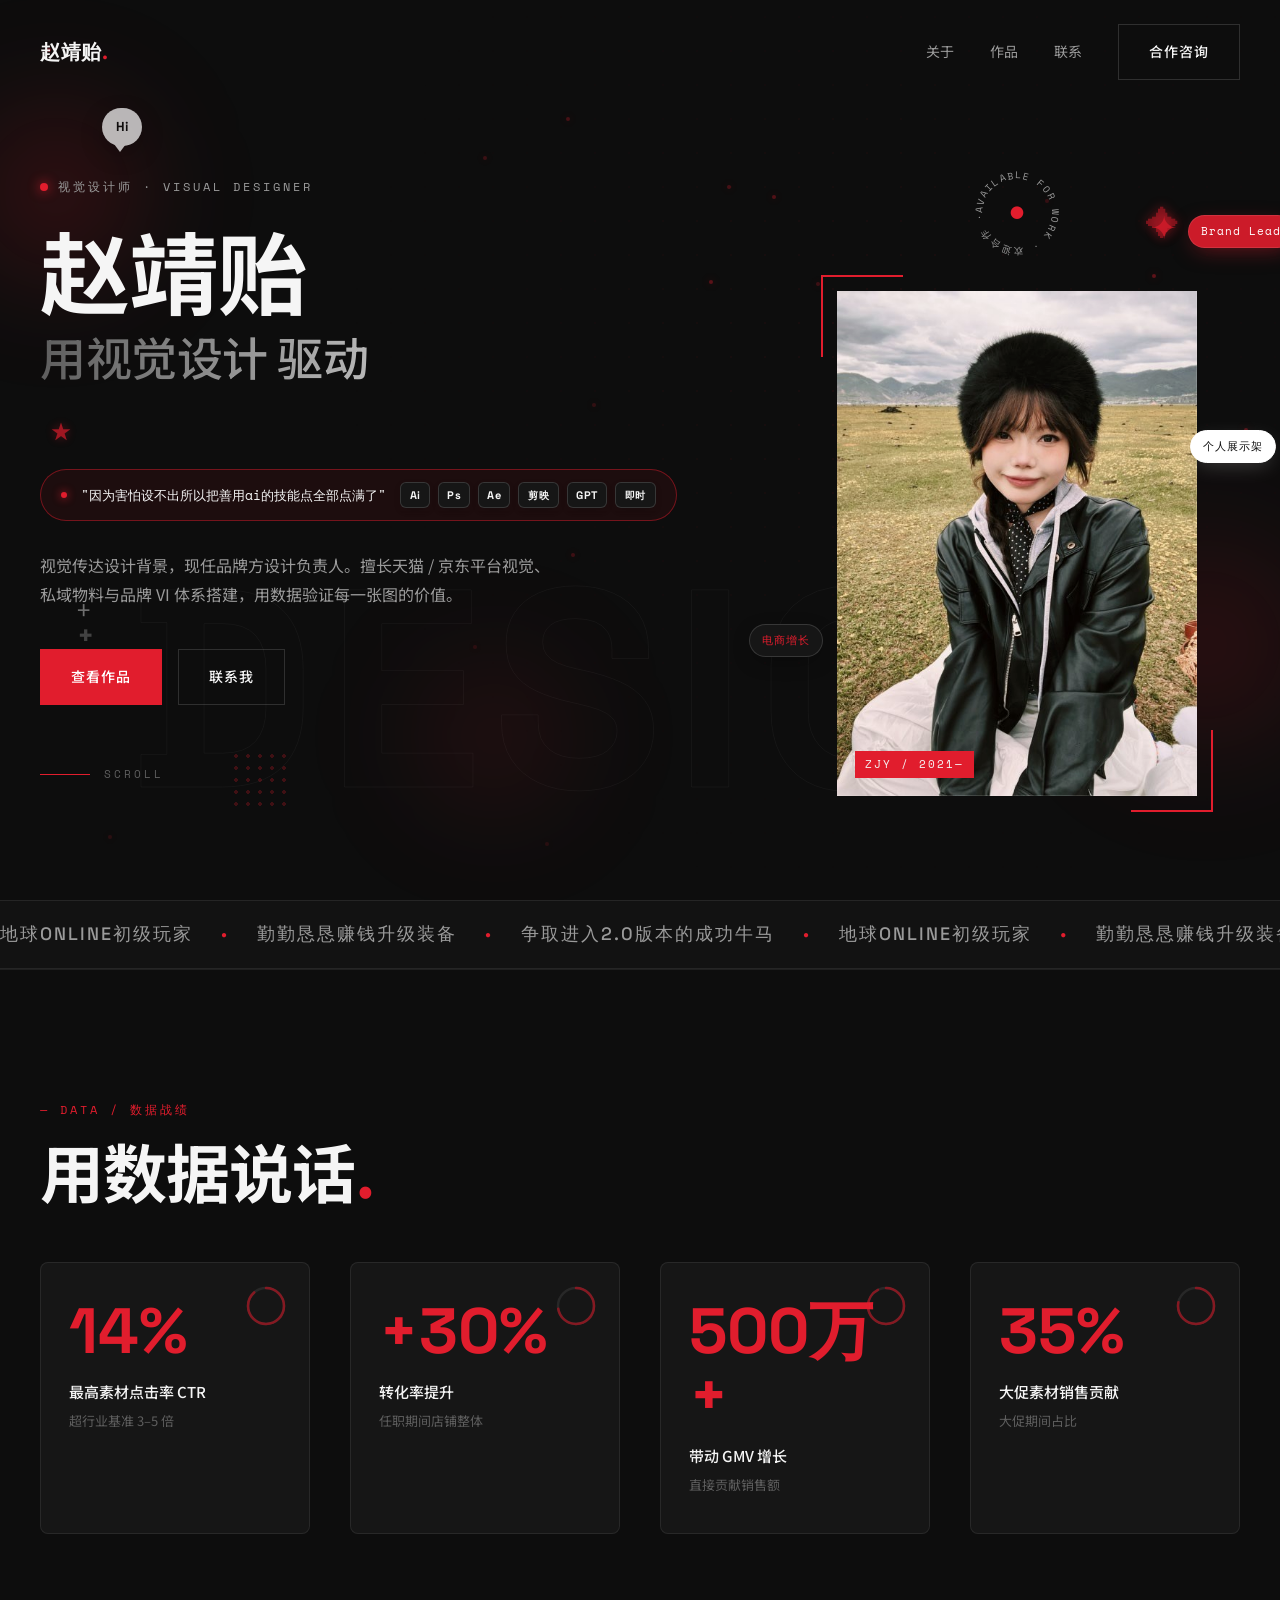
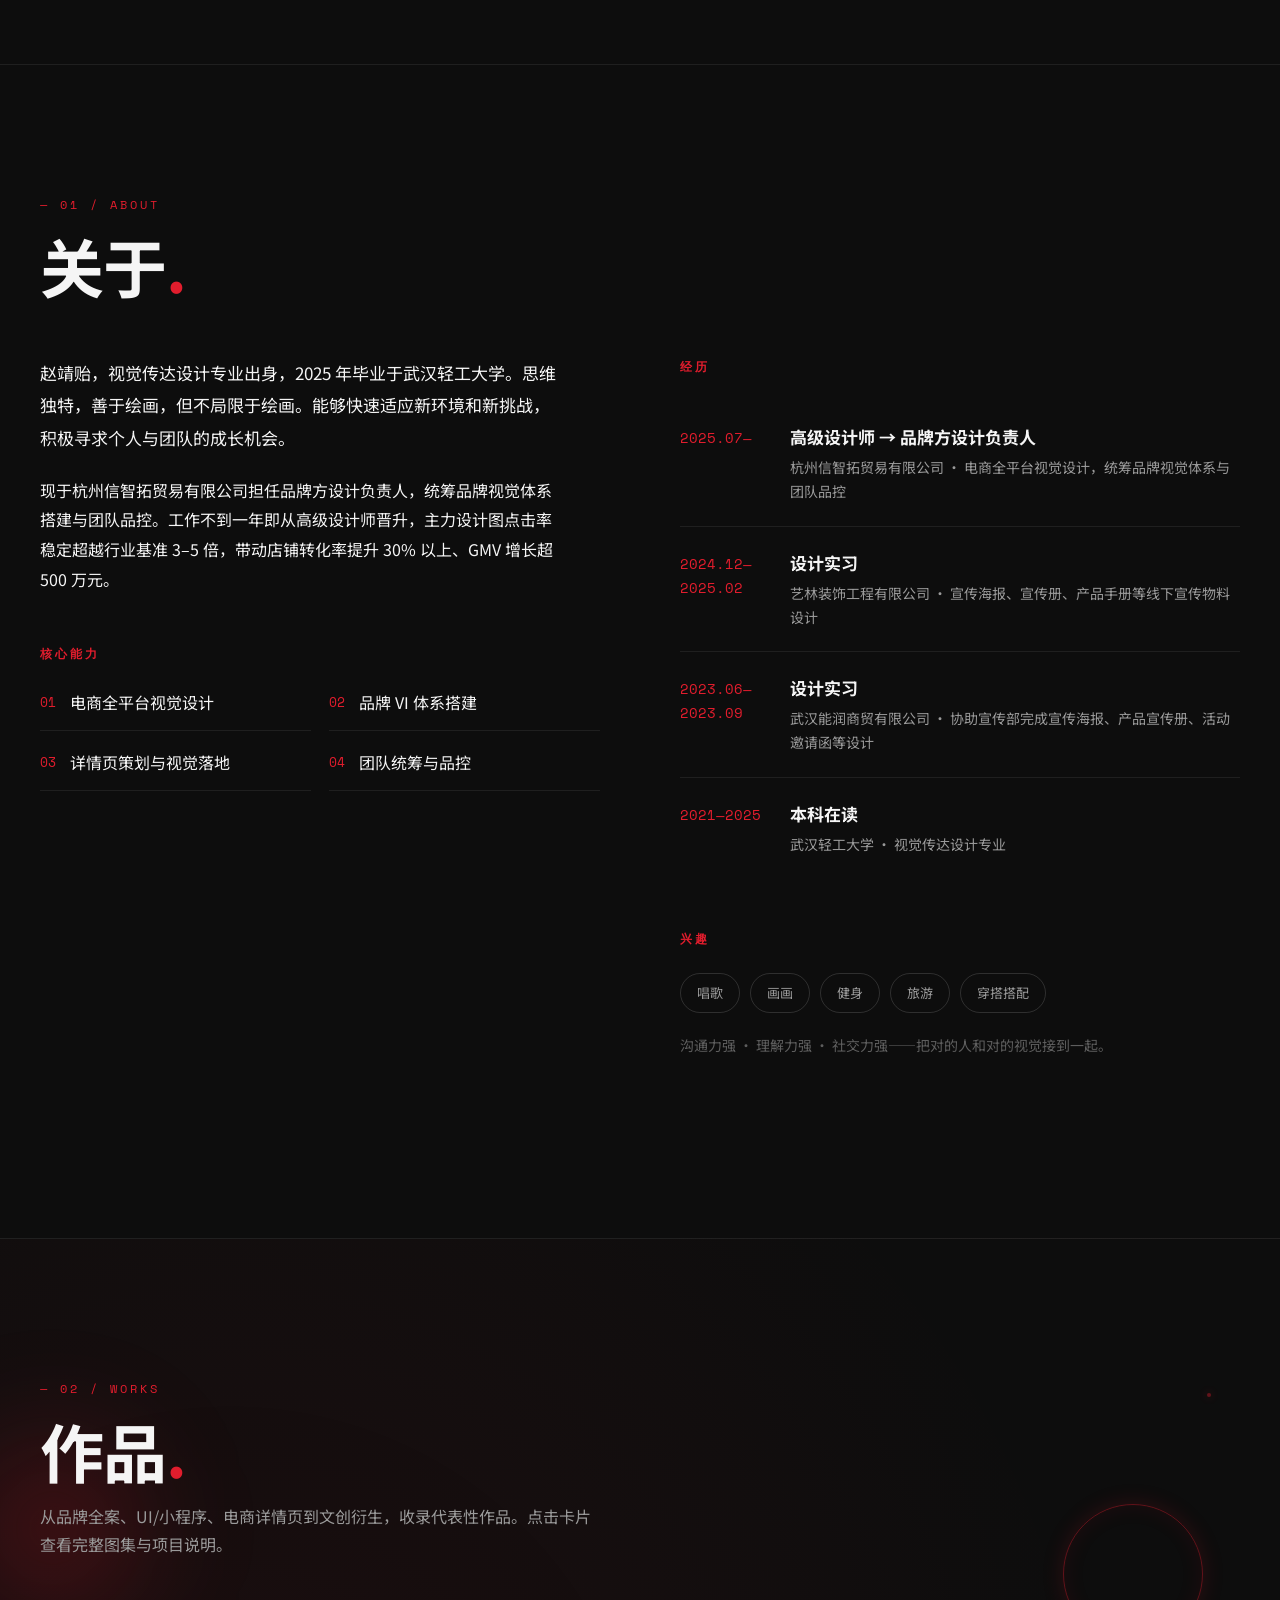
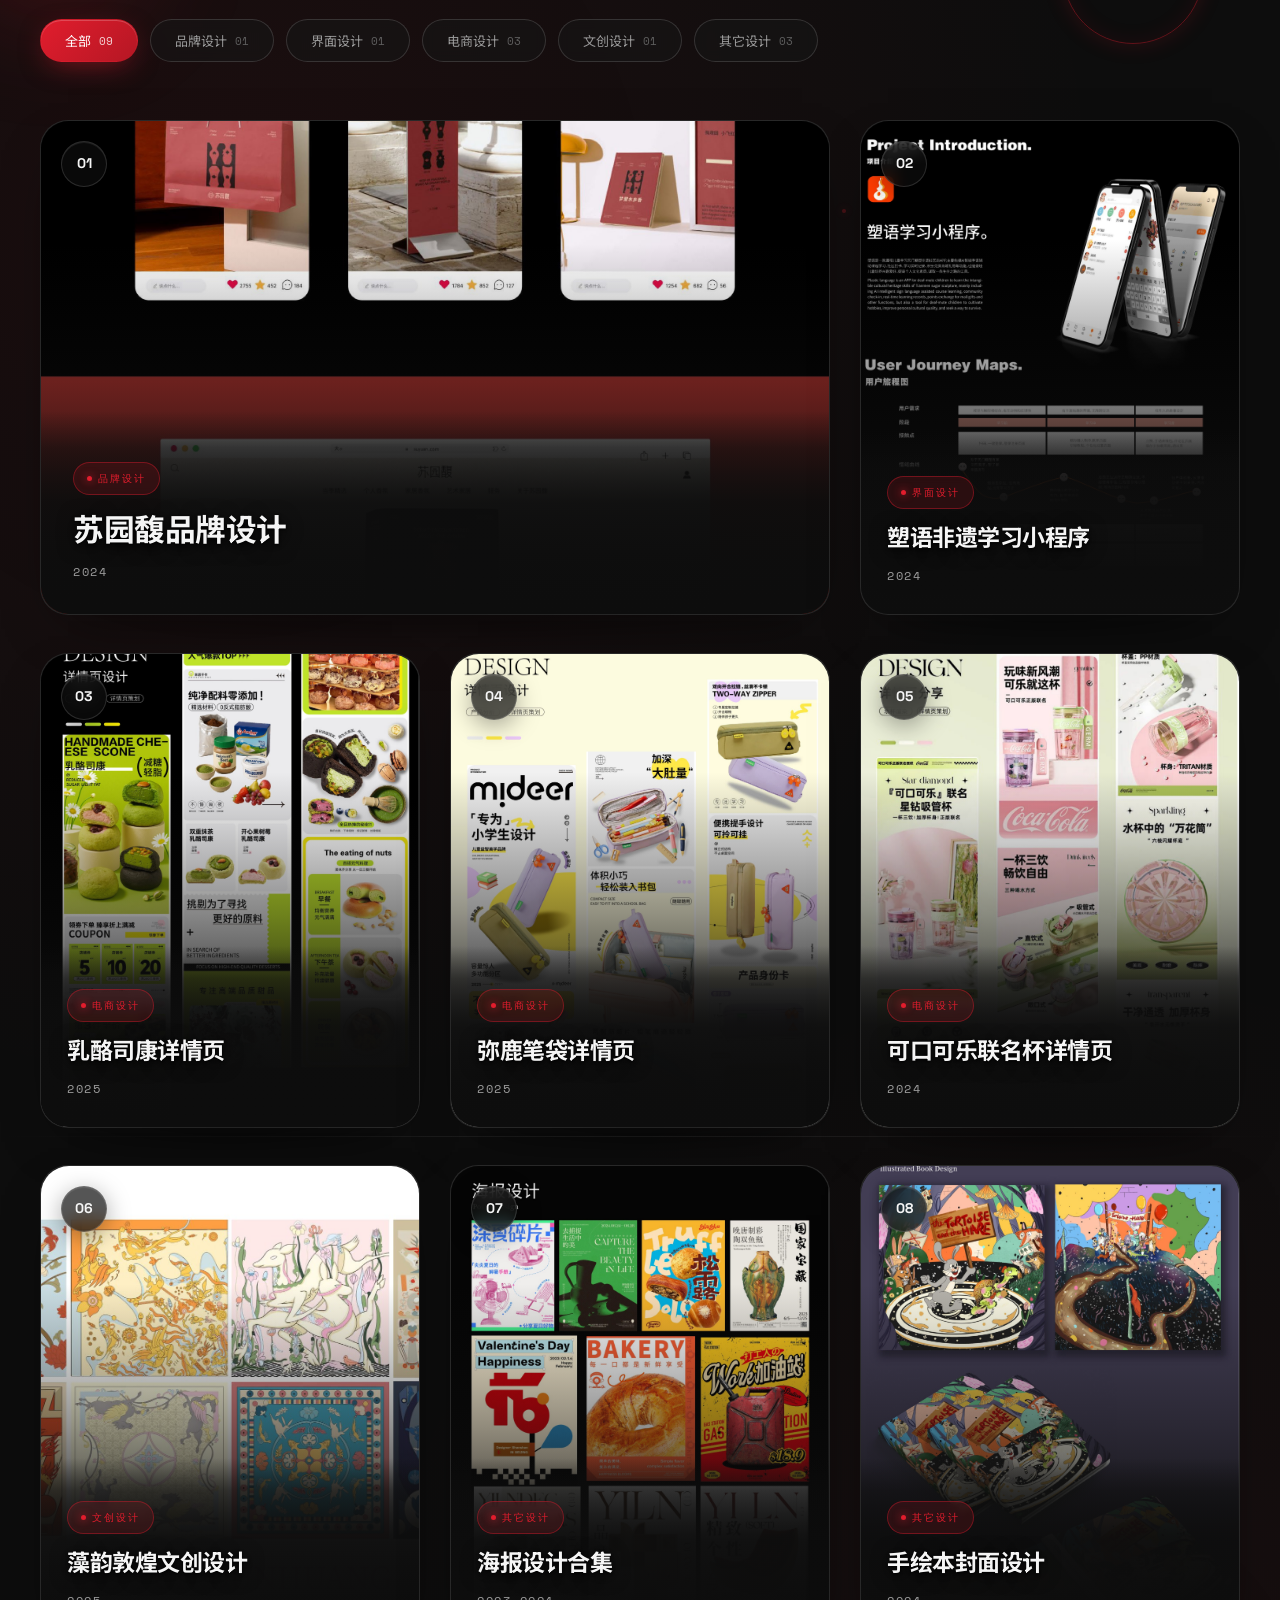
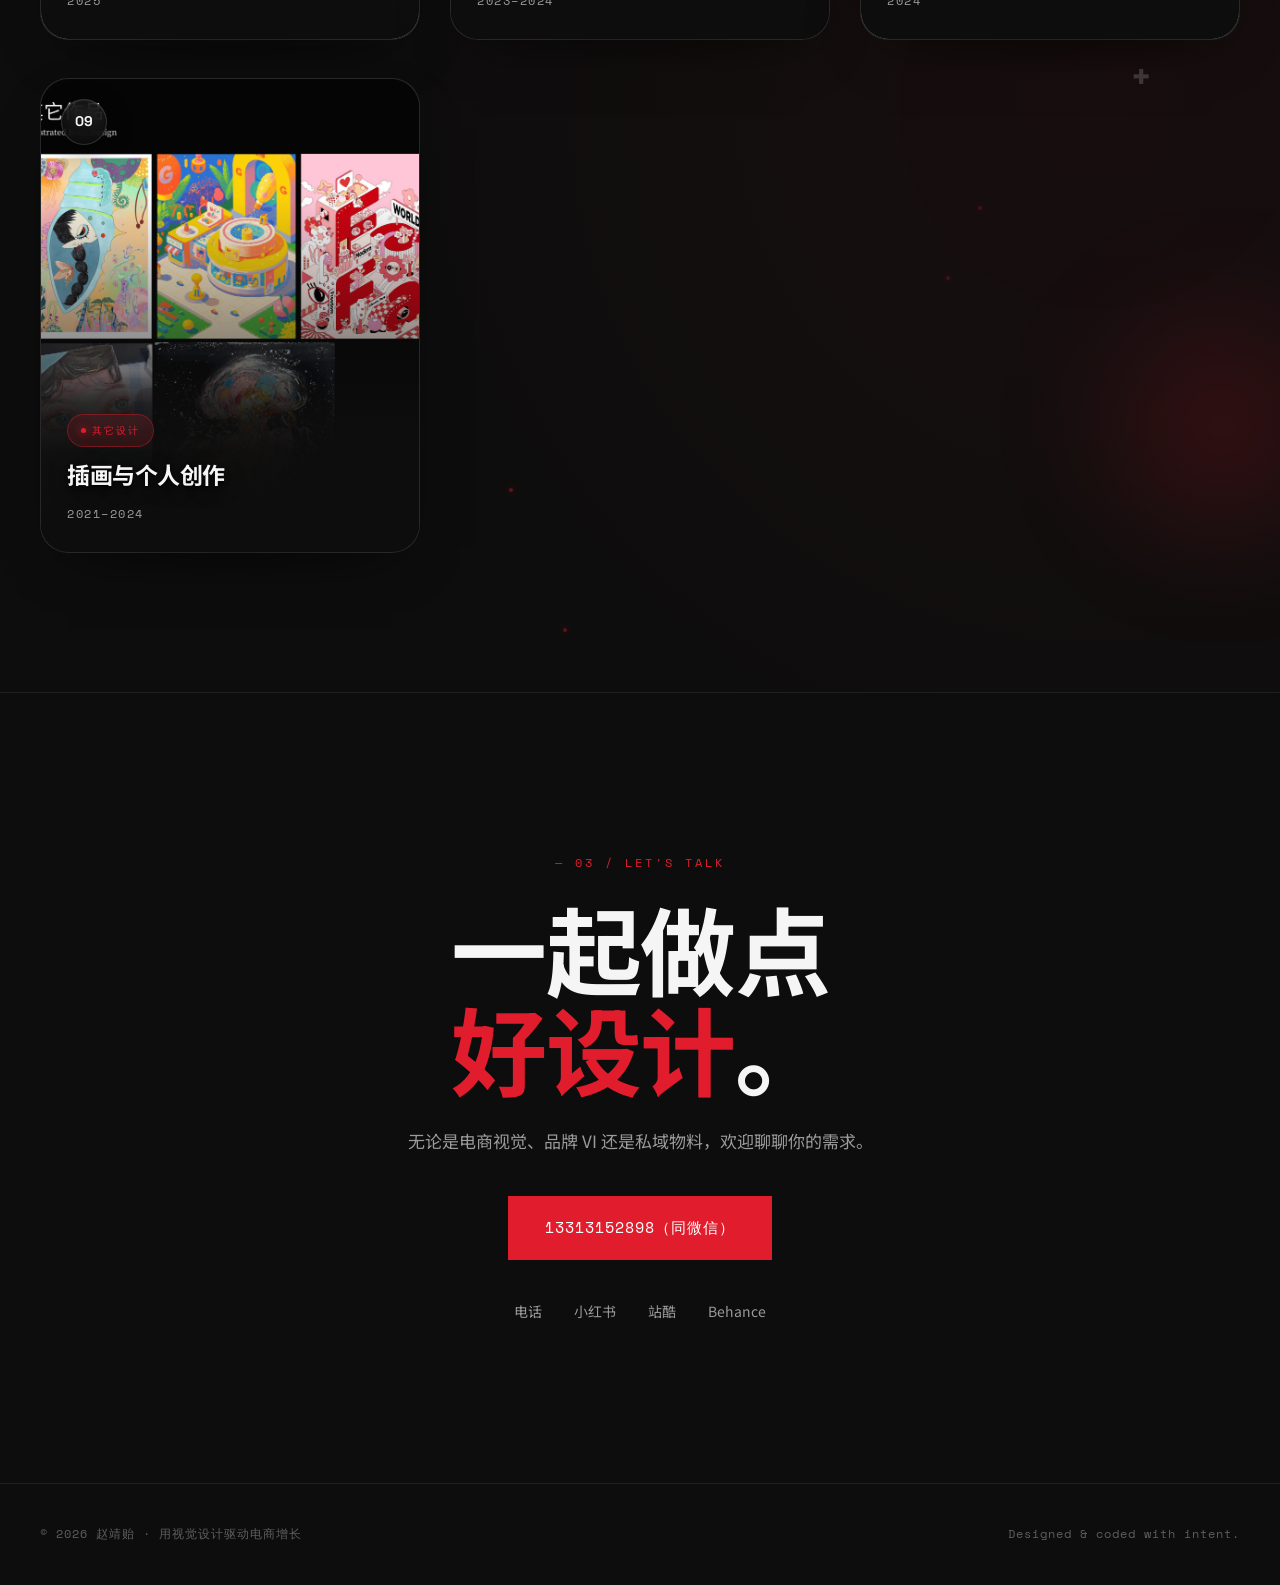
<file: index.html>
<!DOCTYPE html>
<html lang="zh-CN">
<head>
<meta charset="UTF-8">
<meta name="viewport" content="width=device-width, initial-scale=1.0">
<title>赵靖贻 · 用视觉设计驱动电商增长</title>
<meta name="description" content="赵靖贻，视觉传达设计背景，品牌方设计负责人。专注天猫/京东电商视觉、私域物料与品牌 VI 体系搭建，用数据验证设计价值。">
<link rel="preconnect" href="https://fonts.googleapis.com">
<link rel="preconnect" href="https://fonts.gstatic.com" crossorigin>
<link href="https://fonts.googleapis.com/css2?family=Noto+Sans+SC:wght@300;400;500;700&family=Space+Grotesk:wght@400;500;700&family=Space+Mono:wght@400;700&display=swap" rel="stylesheet">
<link rel="icon" href="data:image/svg+xml,<svg xmlns='http://www.w3.org/2000/svg' viewBox='0 0 100 100'><rect width='100' height='100' fill='%230d0d0d'/><text x='50' y='68' font-size='56' font-weight='700' fill='%23E11D2D' text-anchor='middle' font-family='sans-serif'>赵</text></svg>">
<link rel="stylesheet" href="css/style.css">
<script>
window.CDN_BASE = location.hostname.indexOf('github.io') !== -1
  ? 'https://cdn.jsdelivr.net/gh/zhaojingyi-22/zhaojingyi-portfolio@main/'
  : '';
</script>
</head>
<body>

<!-- READING PROGRESS BAR -->
<div class="reading-progress" id="readingProgress" aria-hidden="true"></div>

<!-- GLOBAL DYNAMIC DECOR LAYER -->
<div class="global-deco" aria-hidden="true">
  <canvas id="cursorTrail" class="g-cursor-trail"></canvas>
  <span class="g-orb g-orb-1"></span>
  <span class="g-orb g-orb-2"></span>
  <span class="g-orb g-orb-3"></span>
  <span class="g-float g-asterisk">✦</span>
  <span class="g-float g-cross">+</span>
  <span class="g-float g-dot"></span>
  <span class="g-float g-ring"></span>
  <span class="g-particles" id="gParticles"></span>
  <span class="g-cursor-glow" id="cursorGlow"></span>
</div>

<!-- NAV -->
<header class="nav" id="nav">
  <div class="container nav-inner">
    <a href="#top" class="logo">赵靖贻<span class="logo-dot">.</span></a>
    <nav class="nav-links" id="navLinks">
      <a href="#about" class="nav-link">关于</a>
      <a href="#works" class="nav-link">作品</a>
      <a href="#contact" class="nav-link">联系</a>
      <a href="#contact" class="btn btn-ghost nav-cta">合作咨询</a>
    </nav>
    <button class="nav-toggle" id="navToggle" aria-label="菜单">
      <span></span><span></span><span></span>
    </button>
  </div>
</header>

<!-- HERO -->
<section class="hero" id="top">
  <div class="hero-grid container">
    <div class="hero-text">
      <p class="hero-label"><span class="blink-dot"></span>视觉设计师 · VISUAL DESIGNER</p>
      <h1 class="hero-name" data-text="赵靖贻">赵靖贻</h1>
      <h2 class="hero-headline">
        <span class="headline-line headline-grad">用视觉设计 驱动</span>
        <span class="headline-line headline-grad"><span class="accent">电商增长</span></span>
      </h2>
      <p class="hero-fun reveal">
        <span>"因为害怕设不出所以把善用ai的技能点全部点满了"</span>
        <span class="hero-tools">
          <span class="tool-icon">Ai</span>
          <span class="tool-icon">Ps</span>
          <span class="tool-icon">Ae</span>
          <span class="tool-icon tool-wide">剪映</span>
          <span class="tool-icon">GPT</span>
          <span class="tool-icon tool-wide">即时</span>
        </span>
      </p>
      <p class="hero-sub">视觉传达设计背景，现任品牌方设计负责人。擅长天猫 / 京东平台视觉、私域物料与品牌 VI 体系搭建，用数据验证每一张图的价值。</p>
      <div class="hero-cta">
        <a href="#works" class="btn btn-primary">查看作品</a>
        <a href="#contact" class="btn btn-ghost">联系我</a>
      </div>
      <div class="hero-scroll">
        <span class="scroll-line"></span>
        <span class="scroll-text">SCROLL</span>
      </div>
    </div>
    <div class="hero-portrait">
      <div class="hero-badge">
        <svg viewBox="0 0 100 100" class="badge-svg" aria-hidden="true">
          <defs><path id="circlePath" d="M 50,50 m -36,0 a 36,36 0 1,1 72,0 a 36,36 0 1,1 -72,0"/></defs>
          <text class="badge-text"><textPath href="#circlePath">AVAILABLE FOR WORK · 欢迎合作 · </textPath></text>
        </svg>
        <span class="badge-center">●</span>
      </div>
      <div class="portrait-frame" id="portraitFrame">
        <img src="assets/portrait.jpg" alt="赵靖贻个人照片" loading="eager">
        <span class="portrait-tag">ZJY / 2021—</span>
      </div>
      <div class="hero-p-tags" aria-hidden="true">
        <span class="p-tag p-tag-1">Brand Lead</span>
        <span class="p-tag p-tag-2">电商增长</span>
        <span class="p-tag p-tag-3">个人展示架</span>
      </div>
    </div>
  </div>
  <div class="hero-bg-text">DESIGN</div>
  <div class="hero-dots" aria-hidden="true"></div>
  <div class="hero-floaters">
    <span class="float-shape float-asterisk">✦</span>
    <span class="float-shape float-cross">+</span>
    <span class="float-shape float-circle"></span>
    <span class="float-shape float-ring"></span>
    <span class="float-shape float-bubble">Hi</span>
    <span class="float-shape float-star">★</span>
    <span class="float-shape float-dots"></span>
  </div>
</section>

<!-- MARQUEE -->
<div class="marquee" aria-hidden="true">
  <div class="marquee-track">
    <span>地球online初级玩家</span><span class="marquee-dot">●</span><span>勤勤恳恳赚钱升级装备</span><span class="marquee-dot">●</span><span>争取进入2.0版本的成功牛马</span><span class="marquee-dot">●</span>
    <span>地球online初级玩家</span><span class="marquee-dot">●</span><span>勤勤恳恳赚钱升级装备</span><span class="marquee-dot">●</span><span>争取进入2.0版本的成功牛马</span><span class="marquee-dot">●</span>
    <span>地球online初级玩家</span><span class="marquee-dot">●</span><span>勤勤恳恳赚钱升级装备</span><span class="marquee-dot">●</span><span>争取进入2.0版本的成功牛马</span><span class="marquee-dot">●</span>
  </div>
</div>

<!-- STATS -->
<section class="stats" id="stats">
  <div class="container">
    <div class="section-head reveal">
      <span class="section-label">— DATA / 数据战绩</span>
      <h2 class="section-title">用数据说话<span class="accent">.</span></h2>
    </div>
    <div class="stats-grid">
      <div class="stat reveal">
        <div class="stat-num" data-target="14" data-suffix="%">0</div>
        <p class="stat-label">最高素材点击率 CTR</p>
        <p class="stat-note">超行业基准 3–5 倍</p>
      </div>
      <div class="stat reveal" data-delay="100">
        <div class="stat-num" data-target="30" data-prefix="+" data-suffix="%">0</div>
        <p class="stat-label">转化率提升</p>
        <p class="stat-note">任职期间店铺整体</p>
      </div>
      <div class="stat reveal" data-delay="200">
        <div class="stat-num" data-target="500" data-suffix="万+">0</div>
        <p class="stat-label">带动 GMV 增长</p>
        <p class="stat-note">直接贡献销售额</p>
      </div>
      <div class="stat reveal" data-delay="300">
        <div class="stat-num" data-target="35" data-suffix="%">0</div>
        <p class="stat-label">大促素材销售贡献</p>
        <p class="stat-note">大促期间占比</p>
      </div>
    </div>
  </div>
</section>

<!-- ABOUT -->
<section class="about" id="about">
  <div class="container">
    <div class="section-head reveal">
      <span class="section-label">— 01 / ABOUT</span>
      <h2 class="section-title">关于<span class="accent">.</span></h2>
    </div>
    <div class="about-grid">
      <div class="about-left">
        <p class="about-bio about-bio-lead reveal">赵靖贻，视觉传达设计专业出身，2025 年毕业于武汉轻工大学。思维独特，善于绘画，但不局限于绘画。能够快速适应新环境和新挑战，积极寻求个人与团队的成长机会。</p>
        <p class="about-bio about-bio-ach reveal">现于杭州信智拓贸易有限公司担任品牌方设计负责人，统筹品牌视觉体系搭建与团队品控。工作不到一年即从高级设计师晋升，主力设计图点击率稳定超越行业基准 3–5 倍，带动店铺转化率提升 30% 以上、GMV 增长超 500 万元。</p>
        <div class="about-cap reveal">
          <h3 class="cap-title">核心能力</h3>
          <ul class="cap-list">
            <li><span>01</span>电商全平台视觉设计</li>
            <li><span>02</span>品牌 VI 体系搭建</li>
            <li><span>03</span>详情页策划与视觉落地</li>
            <li><span>04</span>团队统筹与品控</li>
          </ul>
        </div>
      </div>
      <div class="about-right">
        <div class="timeline">
          <h3 class="cap-title reveal">经历</h3>
          <div class="tl-item reveal" data-delay="0">
            <span class="tl-year">2025.07—</span>
            <div class="tl-body">
              <h4>高级设计师 → 品牌方设计负责人</h4>
              <p>杭州信智拓贸易有限公司 · 电商全平台视觉设计，统筹品牌视觉体系与团队品控</p>
            </div>
          </div>
          <div class="tl-item reveal" data-delay="120">
            <span class="tl-year">2024.12—2025.02</span>
            <div class="tl-body">
              <h4>设计实习</h4>
              <p>艺林装饰工程有限公司 · 宣传海报、宣传册、产品手册等线下宣传物料设计</p>
            </div>
          </div>
          <div class="tl-item reveal" data-delay="240">
            <span class="tl-year">2023.06—2023.09</span>
            <div class="tl-body">
              <h4>设计实习</h4>
              <p>武汉能润商贸有限公司 · 协助宣传部完成宣传海报、产品宣传册、活动邀请函等设计</p>
            </div>
          </div>
          <div class="tl-item reveal" data-delay="360">
            <span class="tl-year">2021—2025</span>
            <div class="tl-body">
              <h4>本科在读</h4>
              <p>武汉轻工大学 · 视觉传达设计专业</p>
            </div>
          </div>
        </div>
        <div class="interests reveal">
          <h3 class="cap-title">兴趣</h3>
          <div class="tags">
            <span>唱歌</span><span>画画</span><span>健身</span><span>旅游</span><span>穿搭搭配</span>
          </div>
          <p class="soft-skills">沟通力强 · 理解力强 · 社交力强——把对的人和对的视觉接到一起。</p>
        </div>
      </div>
    </div>
  </div>
</section>

<!-- WORKS -->
<section class="works" id="works">
  <div class="works-deco" aria-hidden="true">
    <span class="deco-ring"></span>
    <span class="deco-star">✦</span>
    <span class="deco-cross">+</span>
    <span class="deco-dots"></span>
    <span class="glow-orb glow-orb-1"></span>
    <span class="glow-orb glow-orb-2"></span>
    <span class="grid-particles" id="gridParticles"></span>
  </div>
  <div class="container">
    <div class="section-head reveal">
      <span class="section-label">— 02 / WORKS</span>
      <h2 class="section-title">作品<span class="accent">.</span></h2>
      <p class="section-desc">从品牌全案、UI/小程序、电商详情页到文创衍生，收录代表性作品。点击卡片查看完整图集与项目说明。</p>
    </div>

    <div class="filters reveal" id="filters">
      <button class="filter is-active" data-filter="all">全部 <span>09</span></button>
      <button class="filter" data-filter="brand">品牌设计 <span>01</span></button>
      <button class="filter" data-filter="ui">界面设计 <span>01</span></button>
      <button class="filter" data-filter="ecommerce">电商设计 <span>03</span></button>
      <button class="filter" data-filter="creative">文创设计 <span>01</span></button>
      <button class="filter" data-filter="other">其它设计 <span>03</span></button>
    </div>

    <div class="works-grid" id="worksGrid">
      <article class="work reveal" data-category="brand" data-type="image" data-id="brand-suyuan" data-title="苏园馥品牌设计" data-cat="品牌设计" data-year="2024">
        <span class="work-index">01</span>
        <span class="work-view"></span>
        <div class="work-media"><img src="assets/works/brand-suyuan-05.jpg" alt="苏园馥品牌设计" loading="lazy"></div>
        <div class="work-meta">
          <span class="work-cat">品牌设计</span>
          <h3 class="work-title">苏园馥品牌设计</h3>
          <span class="work-year">2024</span>
        </div>
      </article>

      <article class="work reveal" data-category="ui" data-type="image" data-id="ui-suyu" data-title="塑语非遗学习小程序" data-cat="界面设计" data-year="2024">
        <span class="work-index">02</span>
        <span class="work-view"></span>
        <div class="work-media"><img src="assets/works/ui-suyu-01.jpg" alt="塑语非遗学习小程序" loading="lazy"></div>
        <div class="work-meta">
          <span class="work-cat">界面设计</span>
          <h3 class="work-title">塑语非遗学习小程序</h3>
          <span class="work-year">2024</span>
        </div>
      </article>

      <article class="work reveal" data-category="ecommerce" data-type="image" data-id="ecom-scone" data-title="乳酪司康详情页设计" data-cat="电商设计" data-year="2025">
        <span class="work-index">03</span>
        <span class="work-view"></span>
        <div class="work-media"><img src="assets/works/ecom-scone-01.jpg" alt="乳酪司康详情页设计" loading="lazy"></div>
        <div class="work-meta">
          <span class="work-cat">电商设计</span>
          <h3 class="work-title">乳酪司康详情页</h3>
          <span class="work-year">2025</span>
        </div>
      </article>

      <article class="work reveal" data-category="ecommerce" data-type="image" data-id="ecom-mideer" data-title="弥鹿笔袋详情页设计" data-cat="电商设计" data-year="2025">
        <span class="work-index">04</span>
        <span class="work-view"></span>
        <div class="work-media"><img src="assets/works/ecom-mideer-01.jpg" alt="弥鹿笔袋详情页设计" loading="lazy"></div>
        <div class="work-meta">
          <span class="work-cat">电商设计</span>
          <h3 class="work-title">弥鹿笔袋详情页</h3>
          <span class="work-year">2025</span>
        </div>
      </article>

      <article class="work reveal" data-category="ecommerce" data-type="image" data-id="ecom-cocacola" data-title="可口可乐联名杯详情页设计" data-cat="电商设计" data-year="2024">
        <span class="work-index">05</span>
        <span class="work-view"></span>
        <div class="work-media"><img src="assets/works/ecom-cocacola-01.jpg" alt="可口可乐联名杯详情页设计" loading="lazy"></div>
        <div class="work-meta">
          <span class="work-cat">电商设计</span>
          <h3 class="work-title">可口可乐联名杯详情页</h3>
          <span class="work-year">2024</span>
        </div>
      </article>

      <article class="work reveal" data-category="creative" data-type="image" data-id="creative-dunhuang" data-title="藻韵敦煌文创设计" data-cat="文创设计" data-year="2025">
        <span class="work-index">06</span>
        <span class="work-view"></span>
        <div class="work-media"><img src="assets/works/creative-dunhuang-01.jpg" alt="藻韵敦煌文创设计" loading="lazy"></div>
        <div class="work-meta">
          <span class="work-cat">文创设计</span>
          <h3 class="work-title">藻韵敦煌文创设计</h3>
          <span class="work-year">2025</span>
        </div>
      </article>

      <article class="work reveal" data-category="other" data-type="image" data-id="other-poster" data-title="海报设计合集" data-cat="其它设计" data-year="2023–2024">
        <span class="work-index">07</span>
        <span class="work-view"></span>
        <div class="work-media"><img src="assets/works/other-poster-01.jpg" alt="海报设计合集" loading="lazy"></div>
        <div class="work-meta">
          <span class="work-cat">其它设计</span>
          <h3 class="work-title">海报设计合集</h3>
          <span class="work-year">2023–2024</span>
        </div>
      </article>

      <article class="work reveal" data-category="other" data-type="image" data-id="other-book" data-title="手绘本封面设计" data-cat="其它设计" data-year="2024">
        <span class="work-index">08</span>
        <span class="work-view"></span>
        <div class="work-media"><img src="assets/works/other-book-01.jpg" alt="手绘本封面设计" loading="lazy"></div>
        <div class="work-meta">
          <span class="work-cat">其它设计</span>
          <h3 class="work-title">手绘本封面设计</h3>
          <span class="work-year">2024</span>
        </div>
      </article>

      <article class="work reveal" data-category="other" data-type="image" data-id="other-illust" data-title="插画与个人创作" data-cat="其它设计" data-year="2021–2024">
        <span class="work-index">09</span>
        <span class="work-view"></span>
        <div class="work-media"><img src="assets/works/other-illust-01.jpg" alt="插画与个人创作" loading="lazy"></div>
        <div class="work-meta">
          <span class="work-cat">其它设计</span>
          <h3 class="work-title">插画与个人创作</h3>
          <span class="work-year">2021–2024</span>
        </div>
      </article>
    </div>
  </div>
</section>

<!-- CONTACT -->
<section class="contact" id="contact">
  <div class="container contact-inner reveal">
    <span class="section-label">— 03 / LET'S TALK</span>
    <h2 class="contact-title">一起做点<br><span class="accent">好设计</span>。</h2>
    <p class="contact-desc">无论是电商视觉、品牌 VI 还是私域物料，欢迎聊聊你的需求。</p>
    <a href="tel:13313152898" class="btn btn-primary contact-btn">13313152898（同微信）</a>
    <div class="socials">
      <a href="tel:13313152898" class="social">电话</a>
      <a href="#" class="social">小红书</a>
      <a href="#" class="social">站酷</a>
      <a href="#" class="social">Behance</a>
    </div>
  </div>
</section>

<footer class="footer">
  <div class="container footer-inner">
    <span>© 2026 赵靖贻 · 用视觉设计驱动电商增长</span>
    <span class="footer-cred">Designed & coded with intent.</span>
  </div>
</footer>

<!-- BACK TO TOP -->
<button class="back-to-top" id="backToTop" aria-label="返回顶部">
  <svg viewBox="0 0 24 24" width="18" height="18" fill="none" stroke="currentColor" stroke-width="2" stroke-linecap="round" stroke-linejoin="round">
    <path d="M12 19V5M5 12l7-7 7 7"/>
  </svg>
</button>

<script>
if (window.CDN_BASE) {
  document.querySelectorAll('img[src^="assets/"]').forEach(function(img) {
    var origSrc = img.getAttribute('src');
    var cdnSrc = window.CDN_BASE + origSrc;
    img.src = cdnSrc;
    /* fallback: jsDelivr fails → fastly mirror → GitHub Pages direct */
    img.addEventListener('error', function() {
      if (img.src.indexOf('cdn.jsdelivr.net') !== -1) {
        img.src = cdnSrc.replace('cdn.jsdelivr.net', 'fastly.jsdelivr.net');
      } else if (img.src.indexOf('fastly.jsdelivr.net') !== -1) {
        img.src = origSrc;
      }
    }, {once: true});
  });
}
</script>
<script src="js/main.js"></script>
</body>
</html>
</file>
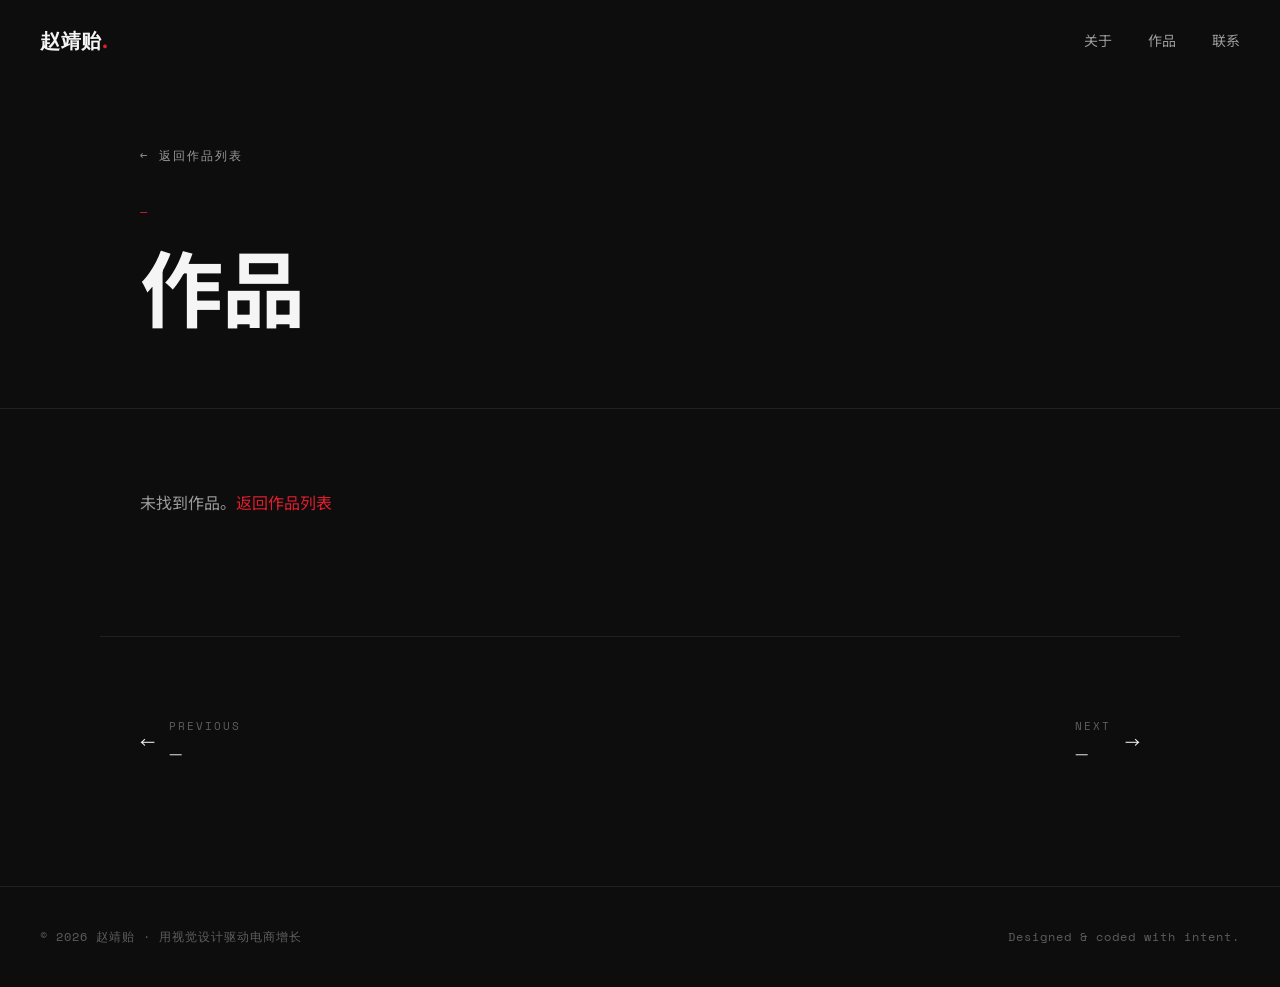
<file: work.html>
<!DOCTYPE html>
<html lang="zh-CN">
<head>
<meta charset="UTF-8">
<meta name="viewport" content="width=device-width, initial-scale=1.0">
<title>作品 · 赵靖贻设计作品集</title>
<meta name="description" content="赵靖贻设计作品集 — 单作品详情，上下滚动浏览完整图集。">
<link rel="preconnect" href="https://fonts.googleapis.com">
<link rel="preconnect" href="https://fonts.gstatic.com" crossorigin>
<link href="https://fonts.googleapis.com/css2?family=Noto+Sans+SC:wght@300;400;500;700&family=Space+Grotesk:wght@400;500;700&family=Space+Mono:wght@400;700&display=swap" rel="stylesheet">
<link rel="icon" href="data:image/svg+xml,<svg xmlns='http://www.w3.org/2000/svg' viewBox='0 0 100 100'><rect width='100' height='100' fill='%230d0d0d'/><text x='50' y='68' font-size='56' font-weight='700' fill='%23E11D2D' text-anchor='middle' font-family='sans-serif'>赵</text></svg>">
<link rel="stylesheet" href="css/style.css">
<script>
window.CDN_BASE = location.hostname.indexOf('github.io') !== -1
  ? 'https://cdn.jsdelivr.net/gh/zhaojingyi-22/zhaojingyi-portfolio@main/'
  : '';
</script>
</head>
<body>

<!-- NAV -->
<header class="nav" id="nav">
  <div class="container nav-inner">
    <a href="index.html" class="logo">赵靖贻<span class="logo-dot">.</span></a>
    <nav class="nav-links" id="navLinks">
      <a href="index.html#about" class="nav-link">关于</a>
      <a href="index.html#works" class="nav-link">作品</a>
      <a href="index.html#contact" class="nav-link">联系</a>
    </nav>
    <button class="nav-toggle" id="navToggle" aria-label="菜单">
      <span></span><span></span><span></span>
    </button>
  </div>
</header>

<!-- WORK HERO -->
<section class="work-hero">
  <div class="work-hero-inner">
    <a href="index.html#works" class="work-back"><span class="arrow">←</span> 返回作品列表</a>
    <p class="work-hero-cat" id="workCat">—</p>
    <h1 class="work-hero-title" id="workTitle">作品</h1>
    <div class="work-hero-meta" id="workMeta"></div>
  </div>
</section>

<!-- WORK BODY -->
<section class="work-body">
  <div class="work-desc" id="workDesc"></div>
  <div class="work-gallery" id="workGallery"></div>
</section>

<!-- PAGER -->
<nav class="work-pager">
  <a href="#" id="pagerPrev">
    <span class="arrow prev">←</span>
    <span>
      <span class="label">PREVIOUS</span>
      <span class="pager-title" id="pagerPrevTitle">—</span>
    </span>
  </a>
  <a href="#" id="pagerNext">
    <span>
      <span class="label">NEXT</span>
      <span class="pager-title" id="pagerNextTitle">—</span>
    </span>
    <span class="arrow next">→</span>
  </a>
</nav>

<footer class="footer">
  <div class="container footer-inner">
    <span>© 2026 赵靖贻 · 用视觉设计驱动电商增长</span>
    <span class="footer-cred">Designed & coded with intent.</span>
  </div>
</footer>

<script>
  // EdgeOne 预览令牌透传：给所有内部链接自动带上 eo_token / eo_time
  (function(){
    var p = new URLSearchParams(location.search);
    var token = p.get("eo_token");
    var time = p.get("eo_time");
    if(!token) return;
    function patchHref(href){
      if(!href) return href;
      if(href.indexOf("index.html") === 0 || href.indexOf("work.html") === 0){
        var sep = href.indexOf("?") === -1 ? "?" : "&";
        return href + sep + "eo_token=" + encodeURIComponent(token) + (time ? "&eo_time=" + encodeURIComponent(time) : "");
      }
      return href;
    }
    function patchAll(){
      document.querySelectorAll('a[href]').forEach(function(a){
        var orig = a.getAttribute("href");
        var patched = patchHref(orig);
        if(patched !== orig) a.setAttribute("href", patched);
      });
    }
    // 先 patch 已有的 HTML 链接，等 work.js 执行后再 patch 动态生成的分页链接
    patchAll();
    if(document.readyState !== "loading"){ patchAll(); }
    else { document.addEventListener("DOMContentLoaded", patchAll); }
    // 兜底：work.js 同步执行后再 patch 一次分页链接
    setTimeout(patchAll, 0);
  })();
</script>
<script src="js/work.js"></script>
<script>
  // 共享的导航滚动 + 移动端菜单
  (function(){
    var nav = document.getElementById("nav");
    function onScroll(){
      if(window.scrollY > 40){ nav.classList.add("scrolled"); }
      else{ nav.classList.remove("scrolled"); }
    }
    window.addEventListener("scroll", onScroll, {passive:true});
    onScroll();
    var navToggle = document.getElementById("navToggle");
    var navLinks = document.getElementById("navLinks");
    if(navToggle){
      navToggle.addEventListener("click", function(){
        navToggle.classList.toggle("open");
        navLinks.classList.toggle("open");
      });
    }
    // 再次 patch 分页链接（work.js 已执行完毕）
    var p = new URLSearchParams(location.search);
    var token = p.get("eo_token");
    var time = p.get("eo_time");
    if(token){
      document.querySelectorAll('a[href^="work.html"], a[href^="index.html"]').forEach(function(a){
        var href = a.getAttribute("href");
        if(href.indexOf("eo_token") === -1){
          var sep = href.indexOf("?") === -1 ? "?" : "&";
          a.setAttribute("href", href + sep + "eo_token=" + encodeURIComponent(token) + (time ? "&eo_time=" + encodeURIComponent(time) : ""));
        }
      });
    }
  })();
</script>
</body>
</html>
</file>
<file: css/style.css>
:root{
  --bg:#0d0d0d;
  --bg-2:#121212;
  --surface:#161616;
  --line:rgba(255,255,255,.08);
  --line-2:rgba(255,255,255,.14);
  --red:#E11D2D;
  --red-2:#ff3b46;
  --white:#f5f5f5;
  --gray:#9a9a9a;
  --dim:#5e5e5e;
  --sans:"Noto Sans SC",system-ui,sans-serif;
  --grotesk:"Space Grotesk",sans-serif;
  --mono:"Space Mono",monospace;
  --max:1280px;
  --ease:cubic-bezier(.22,.61,.36,1);
}
*{margin:0;padding:0;box-sizing:border-box}
html{scroll-behavior:smooth}
body{
  background:var(--bg);
  color:var(--white);
  font-family:var(--sans);
  font-size:16px;
  line-height:1.7;
  -webkit-font-smoothing:antialiased;
  overflow-x:hidden;
}

/* ---------- GLOBAL DYNAMIC DECOR (all pages) ---------- */
.global-deco{
  position:fixed;inset:0;pointer-events:none;z-index:0;overflow:hidden
}
.nav,.hero,.marquee,.stats,.about,.works,.contact,.footer{position:relative;z-index:1}

/* global cursor-follow gradient line trail (canvas) */
.g-cursor-trail{
  position:fixed;inset:0;width:100%;height:100%;
  pointer-events:none;z-index:0;
  mix-blend-mode:screen
}

/* global ambient glow orbs */
.g-orb{
  position:absolute;border-radius:50%;filter:blur(55px);pointer-events:none;
  animation:gOrbDrift 16s ease-in-out infinite alternate
}
.g-orb-1{top:8%;left:-5%;width:240px;height:240px;background:radial-gradient(circle,rgba(225,29,45,.28) 0%,transparent 70%);animation-delay:0s}
.g-orb-2{top:55%;right:-6%;width:300px;height:300px;background:radial-gradient(circle,rgba(225,29,45,.2) 0%,transparent 70%);animation-delay:-5s}
.g-orb-3{bottom:6%;left:30%;width:220px;height:220px;background:radial-gradient(circle,rgba(225,29,45,.16) 0%,transparent 70%);animation-delay:-10s}
@keyframes gOrbDrift{
  0%{transform:translate(0,0) scale(1)}
  100%{transform:translate(40px,-32px) scale(1.15)}
}

/* global floating symbols */
.g-float{
  position:absolute;font-family:var(--grotesk);font-weight:700;user-select:none;
  animation:gFloatY ease-in-out infinite
}
.g-asterisk{top:22%;right:8%;font-size:32px;color:rgba(225,29,45,.45);text-shadow:0 0 12px rgba(225,29,45,.4);animation-duration:8s;animation-delay:0s}
.g-cross{top:68%;left:6%;font-size:28px;color:rgba(255,255,255,.22);animation-duration:9s;animation-delay:1s}
.g-dot{top:38%;right:14%;width:8px;height:8px;border-radius:50%;background:rgba(225,29,45,.55);box-shadow:0 0 10px rgba(225,29,45,.6);animation-duration:7s;animation-delay:.5s}
.g-ring{bottom:18%;right:10%;width:80px;height:80px;border:1.5px solid rgba(225,29,45,.35);border-radius:50%;box-shadow:0 0 18px rgba(225,29,45,.2),inset 0 0 18px rgba(225,29,45,.1);animation-duration:10s;animation-delay:2s}
@keyframes gFloatY{
  0%,100%{transform:translateY(0) rotate(0)}
  50%{transform:translateY(-18px) rotate(8deg)}
}

/* global floating particles */
.g-particles{position:absolute;inset:0}
.g-particles .particle{
  position:absolute;width:4px;height:4px;border-radius:50%;
  background:var(--red);box-shadow:0 0 8px rgba(225,29,45,.8);
  animation:gParticleFloat ease-in-out infinite
}
@keyframes gParticleFloat{
  0%{transform:translateY(0) translateX(0);opacity:0}
  15%{opacity:.7}
  85%{opacity:.7}
  100%{transform:translateY(-80px) translateX(24px);opacity:0}
}

/* global cursor-follow soft glow (complements canvas trail) */
.g-cursor-glow{
  position:fixed;width:300px;height:300px;border-radius:50%;
  background:radial-gradient(circle,rgba(225,29,45,.1) 0%,rgba(225,29,45,.04) 35%,transparent 70%);
  filter:blur(15px);pointer-events:none;z-index:0;
  transform:translate(-50%,-50%);
  transition:opacity .5s,left .12s ease-out,top .12s ease-out;opacity:0;
  mix-blend-mode:screen
}
.g-cursor-glow.on{opacity:1}
img{display:block;max-width:100%}
a{color:inherit;text-decoration:none}
button{font-family:inherit;cursor:pointer;border:none;background:none;color:inherit}
.container{width:100%;max-width:var(--max);margin:0 auto;padding:0 40px}
.accent{color:var(--red)}

/* ---------- NAV ---------- */
.nav{position:fixed;top:0;left:0;width:100%;z-index:100;transition:background .4s var(--ease),border-color .4s var(--ease),padding .4s var(--ease);padding:24px 0;border-bottom:1px solid transparent}
.nav.scrolled{background:rgba(13,13,13,.85);backdrop-filter:blur(14px);-webkit-backdrop-filter:blur(14px);border-color:var(--line);padding:16px 0}
.nav-inner{display:flex;align-items:center;justify-content:space-between}
.logo{font-family:var(--grotesk);font-weight:700;font-size:20px;letter-spacing:.5px}
.logo-dot{color:var(--red)}
.nav-links{display:flex;align-items:center;gap:36px}
.nav-link{font-size:14px;color:var(--gray);position:relative;transition:color .3s}
.nav-link::after{content:"";position:absolute;left:0;bottom:-6px;width:0;height:1px;background:var(--red);transition:width .3s var(--ease)}
.nav-link:hover{color:var(--white)}
.nav-link:hover::after{width:100%}
.nav-cta{padding:9px 20px;font-size:13px;border-color:var(--line-2)}
.nav-cta:hover{border-color:var(--red);color:var(--red)}
.nav-toggle{display:none;flex-direction:column;gap:5px;padding:6px}
.nav-toggle span{width:24px;height:2px;background:var(--white);transition:.3s}

/* ---------- BUTTONS ---------- */
.btn{display:inline-flex;align-items:center;justify-content:center;padding:15px 30px;font-size:14px;font-weight:500;letter-spacing:1px;transition:all .35s var(--ease);border:1px solid transparent;cursor:pointer}
.btn-primary{background:var(--red);color:#fff}
.btn-primary:hover{background:var(--red-2);transform:translateY(-2px);box-shadow:0 12px 30px -10px rgba(225,29,45,.6)}
.btn-ghost{border-color:var(--line-2);color:var(--white)}
.btn-ghost:hover{border-color:var(--red);color:var(--red)}

/* ---------- HERO ---------- */
.hero{position:relative;min-height:100vh;display:flex;align-items:center;padding:140px 0 80px;overflow:hidden}
.hero-grid{display:grid;grid-template-columns:1.4fr .9fr;gap:60px;align-items:center;position:relative;z-index:2}
.hero-label{font-family:var(--mono);font-size:12px;color:var(--gray);letter-spacing:3px;margin-bottom:28px;display:flex;align-items:center;gap:10px;opacity:0;animation:heroIn .9s var(--ease) .15s forwards}
.blink-dot{width:8px;height:8px;border-radius:50%;background:var(--red);box-shadow:0 0 12px var(--red);animation:blink 1.6s ease-in-out infinite}
@keyframes blink{0%,100%{opacity:1;transform:scale(1)}50%{opacity:.3;transform:scale(.7)}}
.hero-name{font-size:clamp(44px,7vw,96px);font-weight:700;line-height:1;letter-spacing:-1px;margin-bottom:14px;position:relative;display:inline-block;color:var(--white);opacity:0;animation:heroIn .9s var(--ease) .3s forwards}
.hero-name::before{content:attr(data-text);position:absolute;inset:0;background:linear-gradient(100deg,transparent 40%,var(--red) 50%,transparent 60%);background-size:280% 100%;-webkit-background-clip:text;background-clip:text;-webkit-text-fill-color:transparent;color:transparent;animation:nameShine 5s ease-in-out 1.6s infinite;pointer-events:none}
@keyframes nameShine{0%,100%{background-position:130% 0}50%{background-position:-30% 0}}

.hero-headline{font-size:clamp(26px,3.6vw,46px);font-weight:500;line-height:1.2;margin-bottom:28px;letter-spacing:-.5px;display:flex;flex-direction:column;gap:2px}
.headline-line{opacity:0;animation:heroIn .9s var(--ease) forwards}
.headline-line:nth-child(1){animation-delay:.45s}
.headline-line:nth-child(2){animation-delay:.6s}
.headline-grad{
  background:linear-gradient(90deg,var(--dim) 0%,var(--white) 40%,var(--white) 60%,var(--dim) 100%);
  background-size:200% 100%;
  background-position:100% 0;
  -webkit-background-clip:text;background-clip:text;
  -webkit-text-fill-color:transparent;color:transparent;
  animation:headlineGradient 1.8s var(--ease) .5s forwards;
}
@keyframes headlineGradient{
  0%{background-position:100% 0;opacity:0}
  30%{opacity:1}
  100%{background-position:0% 0;opacity:1}
}
.hero-headline .accent{animation:accentPop .7s var(--ease) 1.8s both}
@keyframes accentPop{0%{opacity:0;transform:scale(.7) translateY(8px)}100%{opacity:1;transform:none}}

.hero-sub{font-size:16px;color:var(--gray);max-width:520px;margin-bottom:40px;line-height:1.8;opacity:0;animation:heroIn .9s var(--ease) .75s forwards}

/* playful fun-line under headline */
.hero-fun{
  display:inline-flex;flex-wrap:wrap;align-items:center;gap:10px 14px;
  font-family:var(--mono);font-size:13px;color:var(--white);
  padding:12px 20px;margin-bottom:30px;
  border:1px solid rgba(225,29,45,.45);border-radius:40px;
  background:rgba(225,29,45,.08);
  backdrop-filter:blur(6px);-webkit-backdrop-filter:blur(6px);
  opacity:0;animation:heroIn .9s var(--ease) .7s forwards
}
.hero-fun::before{content:"";width:6px;height:6px;border-radius:50%;background:var(--red);box-shadow:0 0 8px var(--red);animation:blink 1.6s ease-in-out infinite}

/* software tool icons */
.hero-tools{display:flex;flex-wrap:wrap;gap:8px;align-items:center}
.tool-icon{
  display:inline-flex;align-items:center;justify-content:center;
  min-width:30px;height:26px;padding:0 8px;
  font-family:var(--grotesk);font-size:11px;font-weight:700;letter-spacing:.5px;
  color:var(--white);
  background:var(--surface);border:1px solid var(--line-2);border-radius:6px;
  box-shadow:0 3px 10px -4px rgba(0,0,0,.4);
  transition:transform .25s,border-color .25s
}
.tool-icon:hover{transform:translateY(-3px);border-color:var(--red)}
.tool-wide{padding:0 9px;font-size:10px}
.hero-cta{display:flex;gap:16px;margin-bottom:60px;opacity:0;animation:heroIn .9s var(--ease) .9s forwards}
.hero-scroll{display:flex;align-items:center;gap:14px;opacity:0;animation:heroIn .9s var(--ease) 1s forwards}
.scroll-line{width:50px;height:1px;background:var(--red);position:relative;overflow:hidden}
.scroll-line::after{content:"";position:absolute;left:-50px;top:0;width:50px;height:1px;background:var(--white);animation:slide 2.2s var(--ease) infinite}
@keyframes slide{0%{left:-50px}100%{left:50px}}
.scroll-text{font-family:var(--mono);font-size:11px;letter-spacing:3px;color:var(--dim)}
@keyframes heroIn{from{opacity:0;transform:translateY(40px)}to{opacity:1;transform:none}}

/* 头像区 */
.hero-portrait{position:relative;display:flex;flex-direction:column;align-items:center;gap:30px;opacity:0;animation:portraitFlyIn 1.2s var(--ease) .35s forwards}
@keyframes portraitFlyIn{from{opacity:0;transform:translateX(80px) rotate(3deg)}to{opacity:1;transform:none}}
.portrait-frame{position:relative;max-width:360px;transition:transform .45s var(--ease);transform-style:preserve-3d;will-change:transform}
.portrait-frame::before{content:"";position:absolute;top:-16px;left:-16px;width:80px;height:80px;border-top:2px solid var(--red);border-left:2px solid var(--red);transition:width .5s var(--ease),height .5s var(--ease)}
.portrait-frame::after{content:"";position:absolute;bottom:-16px;right:-16px;width:80px;height:80px;border-bottom:2px solid var(--red);border-right:2px solid var(--red);transition:width .5s var(--ease),height .5s var(--ease)}
.portrait-frame:hover::before,.portrait-frame:hover::after{width:104px;height:104px}
.portrait-frame img{width:100%;filter:grayscale(.15) contrast(1.05)}
.portrait-tag{position:absolute;bottom:18px;left:18px;font-family:var(--mono);font-size:11px;color:var(--white);background:var(--red);padding:4px 10px;letter-spacing:2px}

/* floating skill tags around portrait */
.hero-p-tags{position:absolute;inset:0;z-index:5;pointer-events:none}
.p-tag{
  position:absolute;font-family:var(--mono);font-size:11px;letter-spacing:1px;
  padding:6px 12px;border-radius:30px;white-space:nowrap;
  background:rgba(225,29,45,.9);color:#fff;border:1px solid rgba(255,255,255,.1);
  box-shadow:0 6px 22px -6px rgba(225,29,45,.5);
  opacity:0;animation:tagPop .8s var(--ease) 1.4s forwards
}
.p-tag-1{top:8%;right:-12%;animation-delay:1.4s}
.p-tag-2{bottom:22%;left:-10%;animation-delay:1.55s;background:var(--surface);color:var(--red);border-color:var(--line-2);box-shadow:0 6px 22px -6px rgba(0,0,0,.45)}
.p-tag-3{top:42%;right:-8%;animation-delay:1.7s;background:#fff;color:var(--bg);border-color:#fff;box-shadow:0 6px 22px -6px rgba(255,255,255,.25)}
@keyframes tagPop{0%{opacity:0;transform:scale(.6) translateY(10px)}100%{opacity:1;transform:scale(1) translateY(0)}}

/* 旋转徽章 */
.hero-badge{position:relative;width:96px;height:96px;z-index:5;animation:badgeFloat 4s ease-in-out infinite}
.badge-svg{width:100%;height:100%;animation:badgeSpin 12s linear infinite}
.badge-text{font-family:var(--mono);font-size:10px;fill:var(--gray);letter-spacing:1.5px}
.badge-center{position:absolute;top:50%;left:50%;transform:translate(-50%,-50%);font-size:14px;color:var(--red);animation:blink 1.6s ease-in-out infinite}
@keyframes badgeSpin{from{transform:rotate(0)}to{transform:rotate(360deg)}}
@keyframes badgeFloat{0%,100%{transform:translateY(0)}50%{transform:translateY(-8px)}}

/* 浮动装饰元素 */
.hero-floaters{position:absolute;inset:0;z-index:1;pointer-events:none}
.float-shape{position:absolute;pointer-events:none;opacity:.7}
.float-asterisk{top:22%;right:8%;font-size:32px;color:var(--red);text-shadow:0 0 14px rgba(225,29,45,.5);animation:floatSpin 8s ease-in-out infinite}
.float-cross{bottom:30%;left:6%;font-size:24px;color:var(--gray);animation:floatPulse 4s ease-in-out infinite}
.float-circle{top:58%;right:12%;width:16px;height:16px;border:1.5px solid var(--red);border-radius:50%;box-shadow:0 0 12px rgba(225,29,45,.4);animation:floatPulse 5s ease-in-out infinite .5s}
.float-ring{bottom:18%;right:18%;width:50px;height:50px;border:1px solid rgba(225,29,45,.35);border-radius:50%;animation:floatSpin 12s linear infinite 1s}
.float-bubble{top:12%;left:8%;font-family:var(--grotesk);font-size:13px;font-weight:700;color:var(--bg);background:#fff;padding:8px 14px;border-radius:20px;box-shadow:0 8px 24px rgba(0,0,0,.35);animation:floatY 5s ease-in-out infinite .3s}
.float-bubble::after{content:"";position:absolute;bottom:-6px;left:12px;width:0;height:0;border-left:6px solid transparent;border-right:6px solid transparent;border-top:8px solid #fff}
.float-star{top:46%;left:4%;font-size:20px;color:var(--red);text-shadow:0 0 10px rgba(225,29,45,.5);animation:floatSpin 9s ease-in-out infinite .8s}
.float-dots{bottom:10%;left:18%;width:60px;height:60px;background-image:radial-gradient(circle,rgba(225,29,45,.35) 2px,transparent 2px);background-size:12px 12px;animation:floatY 6s ease-in-out infinite 1.2s}
@keyframes floatSpin{0%,100%{transform:rotate(0) translateY(0)}50%{transform:rotate(180deg) translateY(-12px)}}
@keyframes floatPulse{0%,100%{transform:scale(1);opacity:.5}50%{transform:scale(1.3);opacity:.2}}
@keyframes floatY{0%,100%{transform:translateY(0)}50%{transform:translateY(-14px)}}

/* subtle dotted pattern behind hero */
.hero-dots{position:absolute;inset:0;pointer-events:none;z-index:0;opacity:.35;
  background-image:radial-gradient(circle,rgba(225,29,45,.18) 1.5px,transparent 1.5px);
  background-size:34px 34px;
  mask-image:radial-gradient(circle at 70% 40%,#000 0%,transparent 55%);
  -webkit-mask-image:radial-gradient(circle at 70% 40%,#000 0%,transparent 55%);
  animation:heroDotsMove 16s linear infinite
}
@keyframes heroDotsMove{0%{background-position:0 0}100%{background-position:34px 34px}}

.hero-bg-text{position:absolute;bottom:-30px;left:50%;transform:translateX(-50%);font-family:var(--grotesk);font-weight:700;font-size:clamp(120px,22vw,320px);color:transparent;-webkit-text-stroke:1px rgba(255,255,255,.04);letter-spacing:10px;z-index:1;pointer-events:none;white-space:nowrap;animation:bgDrift 18s ease-in-out infinite}
@keyframes bgDrift{0%,100%{transform:translateX(-50%)}50%{transform:translateX(-42%)}}

/* ---------- MARQUEE ---------- */
.marquee{overflow:hidden;border-top:1px solid var(--line);border-bottom:1px solid var(--line);background:var(--bg-2);padding:18px 0;white-space:nowrap}
.marquee-track{display:inline-flex;align-items:center;gap:28px;animation:marqueeMove 24s linear infinite}
.marquee-track span{font-family:var(--grotesk);font-size:18px;font-weight:500;color:var(--gray);text-transform:uppercase;letter-spacing:2px}
.marquee-track .marquee-dot{color:var(--red);font-size:10px}
@keyframes marqueeMove{from{transform:translateX(0)}to{transform:translateX(-50%)}}

/* ---------- SECTION COMMON ---------- */
.section-head{margin-bottom:60px;max-width:680px}
.section-label{font-family:var(--mono);font-size:12px;color:var(--red);letter-spacing:3px;display:block;margin-bottom:18px}
.section-title{font-size:clamp(36px,5vw,68px);font-weight:700;line-height:1;letter-spacing:-1px}
.section-desc{font-size:16px;color:var(--gray);margin-top:20px;max-width:560px;line-height:1.8}

/* ---------- STATS ---------- */
.stats{padding:130px 0;border-top:1px solid var(--line)}
.stats-grid{display:grid;grid-template-columns:repeat(4,1fr);gap:40px}
.stat{padding:36px 28px;background:var(--surface);border:1px solid var(--line);border-radius:8px;transition:transform .4s var(--ease),border-color .4s var(--ease)}
.stat:hover{transform:translateY(-6px);border-color:var(--line-2)}
.stat-num{font-family:var(--grotesk);font-size:clamp(40px,5vw,64px);font-weight:700;color:var(--red);line-height:1;margin-bottom:16px}
.stat-label{font-size:15px;color:var(--white);font-weight:500;margin-bottom:6px}
.stat-note{font-size:13px;color:var(--dim)}

/* ---------- ABOUT ---------- */
.about{padding:130px 0;border-top:1px solid var(--line)}
.about-grid{display:grid;grid-template-columns:1fr 1fr;gap:80px}
.about-bio{font-size:16px;color:var(--gray);line-height:1.9;margin-bottom:22px;max-width:520px}
.about-bio-lead{color:var(--white);font-size:17px}
.about-bio-ach{color:var(--white);font-size:16px;line-height:1.85}
.about-cap{margin-top:50px}
.cap-title{font-family:var(--mono);font-size:12px;color:var(--red);letter-spacing:3px;margin-bottom:24px;text-transform:uppercase}
.cap-list{list-style:none;display:grid;grid-template-columns:1fr 1fr;gap:18px}
.cap-list li{font-size:16px;color:var(--white);padding-bottom:14px;border-bottom:1px solid var(--line);display:flex;align-items:center;gap:14px}
.cap-list span{font-family:var(--mono);color:var(--red);font-size:13px}
.timeline,.interests{margin-bottom:50px}
.tl-item{display:grid;grid-template-columns:90px 1fr;gap:20px;padding:22px 0;border-bottom:1px solid var(--line)}
.tl-item:last-child{border-bottom:none}
.tl-year{font-family:var(--mono);font-size:14px;color:var(--red);padding-top:3px}
.tl-body h4{font-size:17px;font-weight:700;margin-bottom:4px}
.tl-body p{font-size:14px;color:var(--gray)}
.tags{display:flex;flex-wrap:wrap;gap:10px;margin-bottom:20px}
.tags span{padding:8px 16px;border:1px solid var(--line-2);border-radius:30px;font-size:13px;color:var(--gray);transition:.3s}
.tags span:hover{border-color:var(--red);color:var(--red)}
.soft-skills{font-size:14px;color:var(--dim);line-height:1.8}

/* ---------- WORKS (Premium + Playful Exhibit) ---------- */
.works{
  padding:140px 0;border-top:1px solid var(--line);
  position:relative;overflow:hidden;
  background:
    radial-gradient(circle at 18% 22%,rgba(225,29,45,.07) 0%,transparent 38%),
    radial-gradient(circle at 86% 78%,rgba(225,29,45,.05) 0%,transparent 32%),
    var(--bg)
}

/* floating exhibit decorations */
.works-deco{
  position:absolute;inset:0;pointer-events:none;z-index:0;overflow:hidden
}
.works-deco span{
  position:absolute;font-family:var(--grotesk);font-weight:700;
  color:rgba(255,255,255,.04);user-select:none
}
.works-deco .deco-ring{
  top:10%;right:6%;width:140px;height:140px;
  border:1.5px solid rgba(225,29,45,.4);border-radius:50%;
  box-shadow:0 0 22px rgba(225,29,45,.15),inset 0 0 22px rgba(225,29,45,.08);
  animation:decoFloat 7s ease-in-out infinite
}
.works-deco .deco-star{top:26%;left:5%;font-size:46px;color:rgba(225,29,45,.4);text-shadow:0 0 14px rgba(225,29,45,.35);animation:decoSpin 12s linear infinite}
.works-deco .deco-cross{bottom:22%;right:10%;font-size:36px;color:rgba(255,255,255,.18);animation:decoFloat 8s ease-in-out infinite .5s}
.works-deco .deco-dots{
  bottom:14%;left:8%;width:90px;height:90px;
  background-image:radial-gradient(circle,rgba(225,29,45,.45) 2px,transparent 2px);
  background-size:16px 16px;
  animation:decoFloat 9s ease-in-out infinite 1s
}
@keyframes decoFloat{0%,100%{transform:translateY(0)}50%{transform:translateY(-16px)}}
@keyframes decoSpin{from{transform:rotate(0)}to{transform:rotate(360deg)}}

/* ambient glow orbs */
.glow-orb{
  position:absolute;border-radius:50%;
  filter:blur(50px);pointer-events:none;
  animation:orbDrift 13s ease-in-out infinite alternate
}
.glow-orb-1{top:6%;left:-6%;width:260px;height:260px;background:radial-gradient(circle,rgba(225,29,45,.3) 0%,transparent 70%);animation-delay:0s}
.glow-orb-2{bottom:4%;right:-8%;width:320px;height:320px;background:radial-gradient(circle,rgba(225,29,45,.2) 0%,transparent 70%);animation-delay:-6.5s}
@keyframes orbDrift{
  0%{transform:translate(0,0) scale(1)}
  100%{transform:translate(34px,-28px) scale(1.12)}
}

/* mouse-follow light field over works */
.works-spotlight{
  position:absolute;width:600px;height:600px;border-radius:50%;
  background:radial-gradient(circle,rgba(225,29,45,.16) 0%,transparent 60%);
  filter:blur(28px);pointer-events:none;z-index:0;
  transform:translate(-50%,-50%);transition:opacity .4s;opacity:0;
  mix-blend-mode:screen
}
.works-spotlight.on{opacity:1}

/* floating particles */
.grid-particles{position:absolute;inset:0}
.grid-particles .particle{
  position:absolute;width:4px;height:4px;border-radius:50%;
  background:var(--red);
  box-shadow:0 0 8px rgba(225,29,45,.85);
  animation:particleFloat ease-in-out infinite
}
@keyframes particleFloat{
  0%{transform:translateY(0) translateX(0);opacity:0}
  20%{opacity:.6}
  80%{opacity:.6}
  100%{transform:translateY(-60px) translateX(20px);opacity:0}
}

.works .container{position:relative;z-index:1}

.filters{display:flex;flex-wrap:wrap;gap:12px;margin-bottom:58px}
.filter{
  padding:11px 24px;border:1px solid var(--line-2);border-radius:40px;
  font-size:13px;color:var(--gray);background:rgba(22,22,22,.6);
  backdrop-filter:blur(6px);-webkit-backdrop-filter:blur(6px);
  transition:all .35s var(--ease);
  display:inline-flex;align-items:center;gap:8px
}
.filter span{font-family:var(--mono);font-size:11px;color:var(--dim);transition:color .3s}
.filter:hover{color:var(--white);border-color:var(--white);box-shadow:0 0 20px -6px rgba(255,255,255,.15);transform:translateY(-2px)}
.filter.is-active{
  background:linear-gradient(135deg,var(--red),#b51724);
  border-color:transparent;
  color:#fff;
  box-shadow:0 8px 28px -8px rgba(225,29,45,.55),inset 0 1px 0 rgba(255,255,255,.2)
}
.filter.is-active span{color:rgba(255,255,255,.8)}

.works-grid{
  display:grid;grid-template-columns:repeat(3,1fr);
  gap:38px 30px;perspective:1400px;
  position:relative;z-index:1
}

/* shelf / ledge line behind cards */
.works-grid::before{
  content:"";position:absolute;left:-4%;right:-4%;top:50%;height:1px;
  background:linear-gradient(90deg,transparent,var(--line-2),transparent);
  pointer-events:none;z-index:-1;opacity:.6
}

.work{
  position:relative;cursor:pointer;overflow:visible;
  border-radius:28px;
  background:var(--surface);
  border:1px solid var(--line);
  transition:transform .6s var(--ease),box-shadow .6s var(--ease),border-color .4s;
  transform-style:preserve-3d;
  will-change:transform;
  box-shadow:0 22px 55px -28px rgba(0,0,0,.65)
}
.work.reveal{transition:none}
.work.reveal.visible{animation:workEnter .85s var(--ease) both}
@keyframes workEnter{
  from{opacity:0;transform:translateY(50px) scale(.96) rotateX(4deg)}
  to{opacity:1;transform:none}
}
/* inner glow border on hover */
.work::before{
  content:"";position:absolute;inset:0;border-radius:28px;padding:1px;
  background:linear-gradient(135deg,rgba(225,29,45,.85) 0%,rgba(225,29,45,0) 30%,rgba(225,29,45,0) 70%,rgba(225,29,45,.55) 100%);
  -webkit-mask:linear-gradient(#fff 0 0) content-box,linear-gradient(#fff 0 0);
  mask:linear-gradient(#fff 0 0) content-box,linear-gradient(#fff 0 0);
  -webkit-mask-composite:xor;mask-composite:exclude;
  opacity:0;transition:opacity .5s var(--ease);
  pointer-events:none;z-index:5
}
.work:hover::before{opacity:1}
.work:hover{
  border-color:rgba(225,29,45,.4);
  box-shadow:
    0 38px 80px -28px rgba(0,0,0,.75),
    0 0 55px -12px rgba(225,29,45,.28),
    inset 0 1px 0 rgba(255,255,255,.07)
}
.work.is-hidden{display:none}

/* shelf shadow */
.work::after{
  content:"";position:absolute;bottom:-22px;left:10%;width:80%;height:28px;
  background:radial-gradient(ellipse at center,rgba(0,0,0,.5) 0%,transparent 72%);
  opacity:.55;transition:opacity .45s,transform .45s var(--ease);
  pointer-events:none;z-index:-1;filter:blur(10px)
}
.work:hover::after{opacity:.9;transform:translateY(8px) scale(1.06)}

.work-media{
  aspect-ratio:4/5;overflow:hidden;position:relative;border-radius:28px
}
.work-media img{width:100%;height:100%;object-fit:cover;transition:transform .95s var(--ease)}
.work:hover .work-media img{transform:scale(1.09)}

/* shine sweep */
.work-media::after{
  content:"";position:absolute;inset:0;
  background:linear-gradient(105deg,transparent 40%,rgba(255,255,255,.13) 47%,rgba(255,255,255,.22) 50%,rgba(255,255,255,.13) 53%,transparent 60%);
  transform:translateX(-100%);transition:transform .8s var(--ease);
  pointer-events:none;z-index:3
}
.work:hover .work-media::after{transform:translateX(100%)}

/* image bottom gradient to blend into info panel */
.work-media::before{
  content:"";position:absolute;inset:0;
  background:linear-gradient(to bottom,rgba(13,13,13,0) 25%,rgba(13,13,13,.45) 55%,rgba(13,13,13,.85) 78%,rgba(13,13,13,.98) 100%);
  pointer-events:none;z-index:1
}

/* exhibit index number */
.work-index{
  position:absolute;top:20px;left:20px;z-index:4;
  font-family:var(--grotesk);font-size:14px;font-weight:700;color:var(--white);
  width:46px;height:46px;border-radius:50%;
  display:flex;align-items:center;justify-content:center;
  background:rgba(13,13,13,.7);backdrop-filter:blur(8px);-webkit-backdrop-filter:blur(8px);
  border:1px solid var(--line-2);
  box-shadow:0 6px 24px rgba(0,0,0,.35),inset 0 1px 0 rgba(255,255,255,.08);
  transition:all .4s var(--ease)
}
.work-index::before{content:"";position:absolute;inset:-3px;border-radius:50%;border:1px dashed rgba(225,29,45,.35);animation:decoSpin 14s linear infinite;opacity:0;transition:opacity .4s}
.work:hover .work-index{
  background:var(--red);border-color:var(--red);
  transform:scale(1.12);
  box-shadow:0 0 26px rgba(225,29,45,.55)
}
.work:hover .work-index::before{opacity:1}

/* view arrow */
.work-view{
  position:absolute;top:20px;right:20px;z-index:4;
  width:46px;height:46px;border-radius:50%;
  display:flex;align-items:center;justify-content:center;
  background:rgba(13,13,13,.7);backdrop-filter:blur(10px);-webkit-backdrop-filter:blur(10px);
  border:1px solid var(--line-2);
  opacity:0;transform:scale(.8) rotate(-45deg);transition:all .45s var(--ease)
}
.work-view::after{content:"→";font-size:20px;color:var(--white);transition:color .3s}
.work:hover .work-view{opacity:1;transform:scale(1) rotate(0);border-color:var(--red)}
.work:hover .work-view::after{color:var(--red)}

/* info panel: title MUST be clearly visible */
.work-meta{
  position:absolute;left:0;bottom:0;width:100%;
  padding:42px 26px 26px;z-index:2;
  background:linear-gradient(to top,rgba(13,13,13,1) 0%,rgba(13,13,13,.96) 25%,rgba(13,13,13,.88) 55%,rgba(13,13,13,.55) 82%,transparent 100%);
  border-radius:0 0 28px 28px;
  transition:transform .5s var(--ease),background .5s
}
.work:hover .work-meta{
  transform:translateY(-6px);
  background:linear-gradient(to top,rgba(13,13,13,1) 0%,rgba(13,13,13,.98) 30%,rgba(13,13,13,.92) 60%,rgba(13,13,13,.7) 90%,transparent 100%)
}

.work-cat{
  display:inline-flex;align-items:center;gap:6px;
  font-family:var(--mono);font-size:10px;color:var(--red);
  letter-spacing:2px;text-transform:uppercase;
  padding:7px 13px;
  background:rgba(225,29,45,.14);
  border:1px solid rgba(225,29,45,.4);
  border-radius:30px;
  margin-bottom:13px;
  backdrop-filter:blur(4px);-webkit-backdrop-filter:blur(4px)
}
.work-cat::before{content:"";width:5px;height:5px;border-radius:50%;background:var(--red);box-shadow:0 0 8px var(--red)}

.work-title{
  font-size:23px;font-weight:700;line-height:1.28;
  color:var(--white);margin:0 0 9px;
  letter-spacing:-.45px;
  text-shadow:0 3px 18px rgba(0,0,0,.95),0 1px 3px rgba(0,0,0,.9);
  transition:transform .4s var(--ease)
}
.work:hover .work-title{transform:translateX(4px)}

.work-year{
  font-family:var(--mono);font-size:12px;color:var(--gray);letter-spacing:1.5px
}

/* featured first card: wider and more prominent */
.work:first-child{grid-column:span 2}
.work:first-child .work-media{aspect-ratio:16/10}
.work:first-child .work-title{font-size:clamp(22px,2.4vw,32px)}
.work:first-child .work-meta{padding:50px 32px 30px}

/* ---------- CONTACT ---------- */
.contact{padding:160px 0;text-align:center;border-top:1px solid var(--line);position:relative;overflow:hidden;background:var(--bg)}
.contact-inner{max-width:760px;margin:0 auto}
.contact-title{font-size:clamp(44px,8vw,96px);font-weight:700;line-height:1.05;letter-spacing:-1.5px;margin:24px 0 28px}
.contact-desc{font-size:17px;color:var(--gray);margin-bottom:40px}
.contact-btn{font-family:var(--mono);font-size:15px;padding:18px 36px}
.socials{display:flex;justify-content:center;gap:32px;margin-top:40px}
.social{font-size:14px;color:var(--gray);position:relative;transition:color .3s}
.social::after{content:"";position:absolute;left:0;bottom:-4px;width:0;height:1px;background:var(--red);transition:width .3s var(--ease)}
.social:hover{color:var(--white)}
.social:hover::after{width:100%}

/* ---------- FOOTER ---------- */
.footer{padding:40px 0;border-top:1px solid var(--line);background:var(--bg)}
.footer-inner{display:flex;justify-content:space-between;align-items:center;flex-wrap:wrap;gap:12px;font-family:var(--mono);font-size:12px;color:var(--dim);letter-spacing:1px}

/* ---------- REVEAL ---------- */
.reveal{opacity:0;transform:translateY(40px);transition:opacity .8s var(--ease),transform .8s var(--ease)}
.reveal.visible{opacity:1;transform:none}

/* ---------- RESPONSIVE ---------- */
@media (max-width:980px){
  .container{padding:0 28px}
  .hero-grid{grid-template-columns:1.2fr .8fr;gap:40px}
  .portrait-frame{max-width:280px}
  .stats-grid{grid-template-columns:repeat(2,1fr);gap:40px 24px}
  .works-grid{grid-template-columns:repeat(2,1fr)}
  .about-grid{grid-template-columns:1fr 1fr;gap:40px}
}
@media (max-width:680px){
  .nav-links{position:fixed;top:0;right:0;height:100vh;width:78%;max-width:320px;background:var(--bg-2);flex-direction:column;justify-content:center;gap:30px;transform:translateX(100%);transition:transform .4s var(--ease);border-left:1px solid var(--line)}
  .nav-links.open{transform:translateX(0)}
  .nav-toggle{display:flex;z-index:101}
  .nav-toggle.open span:nth-child(1){transform:translateY(7px) rotate(45deg)}
  .nav-toggle.open span:nth-child(2){opacity:0}
  .nav-toggle.open span:nth-child(3){transform:translateY(-7px) rotate(-45deg)}
  .hero{padding:120px 0 60px}
  .hero-grid{grid-template-columns:1.2fr .8fr;gap:24px}
  .hero-fun{font-size:11px;padding:10px 16px;margin-bottom:22px;border-radius:24px}
  .hero-fun > span:first-of-type{width:100%}
  .tool-icon{min-width:26px;height:22px;font-size:9px;padding:0 6px}
  .tool-wide{padding:0 7px;font-size:9px}
  .hero-cta{flex-wrap:wrap;gap:12px;margin-bottom:40px}
  .hero-cta .btn{padding:13px 24px;font-size:13px}
  .portrait-frame{max-width:180px}
  .portrait-frame::before,.portrait-frame::after{width:50px;height:50px}
  .hero-badge{width:64px;height:64px}
  .badge-text{font-size:7px}
  .p-tag{font-size:9px;padding:5px 10px}
  .p-tag-1{right:-6%}
  .p-tag-2{left:-4%}
  .p-tag-3{right:-2%}
  .float-asterisk{font-size:20px}
  .float-cross{font-size:16px}
  .float-circle{width:10px;height:10px}
  .float-ring{width:34px;height:34px}
  .float-bubble{font-size:10px;padding:6px 10px;top:8%;left:4%}
  .float-star{font-size:14px}
  .float-dots{width:40px;height:40px;background-size:10px 10px}
  .hero-dots{opacity:.25}
  /* 保持网格秩序，与电脑一致：不降到单列 */
  .works-grid{grid-template-columns:repeat(2,1fr);gap:22px 14px}
  .works-grid::before{display:none}
  .work{border-radius:18px}
  .work::before{border-radius:18px}
  .work:first-child{grid-column:span 1}
  .work:first-child .work-media{aspect-ratio:1/1}
  .work:first-child .work-title{font-size:16px}
  .work:first-child .work-meta{padding:18px 14px 16px}
  .work-media{border-radius:18px;aspect-ratio:1/1}
  .work-meta{padding:20px 14px 16px;border-radius:0 0 18px 18px}
  .work-cat{font-size:9px;padding:5px 10px;margin-bottom:8px}
  .work-title{font-size:15px;margin:0 0 4px;letter-spacing:-.2px}
  .work-year{font-size:11px}
  .work-index{width:34px;height:34px;font-size:11px;top:12px;left:12px}
  .work-index::before{display:none}
  .work-view{width:34px;height:34px;top:12px;right:12px}
  .work-view::after{font-size:16px}
  .glow-orb,.works-spotlight{display:none}
  .grid-particles .particle{width:3px;height:3px}
  .g-cursor-trail,.g-orb,.g-cursor-glow{display:none}
  .g-float{font-size:16px}
  .g-ring{width:50px;height:50px}
  .filters{gap:8px;margin-bottom:36px}
  .filter{padding:9px 16px;font-size:12px}
  .cap-list{grid-template-columns:1fr 1fr;gap:10px}
  .cap-list li{font-size:13px;gap:8px;padding-bottom:10px}
  .cap-list span{font-size:11px}
  .stats-grid{grid-template-columns:1fr 1fr;gap:32px 18px}
  .stat{padding:24px 20px}
  .stat-num{font-size:clamp(34px,9vw,46px)}
  .stat-label{font-size:13px}
  .stat-note{font-size:11px}
  .filters{gap:8px;margin-bottom:40px}
  .filter{padding:8px 14px;font-size:12px}
  .tags{gap:8px;margin-bottom:14px}
  .tags span{padding:6px 13px;font-size:12px}
  .soft-skills{font-size:12px;line-height:1.7}
  .about{padding:90px 0}
  .about-grid{grid-template-columns:1fr;gap:36px}
  .about-left,.about-right{max-width:100%}
  .about-bio{font-size:15px;line-height:1.85;margin-bottom:14px;max-width:100%}
  .about-bio-lead{color:var(--white);font-size:16px;font-weight:400}
  /* achievement bio: highlight card */
  .about-bio-ach{
    color:var(--white);font-size:14px;line-height:1.8;
    padding:18px 16px 16px 20px;margin:0 0 28px;
    background:rgba(225,29,45,.06);
    border-left:3px solid var(--red);
    border-radius:0 10px 10px 0;
    max-width:100%
  }
  .about-cap{margin-top:8px}
  .cap-title{margin-bottom:16px}
  .timeline,.interests{margin-bottom:36px}
  .works{padding:90px 0}
  .stats{padding:90px 0}
  .section-head{margin-bottom:44px}
  .section-title{font-size:clamp(32px,9vw,48px)}
  .tl-item{grid-template-columns:78px 1fr;gap:12px;padding:16px 0}
  .tl-year{font-size:11px;letter-spacing:.5px}
  .tl-body h4{font-size:14px}
  .tl-body p{font-size:12px;line-height:1.7}
  .footer-inner{justify-content:center;text-align:center}
  .socials{gap:18px;flex-wrap:wrap}
  .marquee{padding:12px 0}
  .marquee-track span{font-size:13px}
  .marquee-track{gap:18px}
}

/* ---------- WORK DETAIL PAGE (work.html) ---------- */
.work-hero{position:relative;padding:140px 0 60px;border-bottom:1px solid var(--line);overflow:hidden}
.work-hero-inner{max-width:1080px;margin:0 auto;padding:0 40px;position:relative;z-index:2}
.work-back{display:inline-flex;align-items:center;gap:10px;font-family:var(--mono);font-size:12px;color:var(--gray);letter-spacing:2px;margin-bottom:36px;transition:color .3s}
.work-back:hover{color:var(--red)}
.work-back .arrow{display:inline-block;transition:transform .3s var(--ease)}
.work-back:hover .arrow{transform:translateX(-4px)}
.work-hero-cat{font-family:var(--mono);font-size:12px;color:var(--red);letter-spacing:3px;text-transform:uppercase;margin-bottom:18px}
.work-hero-title{font-size:clamp(40px,6.5vw,84px);font-weight:700;line-height:1.05;letter-spacing:-1px;margin-bottom:20px}
.work-hero-meta{display:flex;gap:24px;flex-wrap:wrap;font-family:var(--mono);font-size:12px;color:var(--gray);letter-spacing:1px}
.work-hero-meta span:not(:last-child)::after{content:"·";margin-left:24px;color:var(--dim)}

.work-body{max-width:1080px;margin:0 auto;padding:80px 40px 40px}
.work-desc{font-size:18px;color:var(--gray);line-height:1.9;margin-bottom:60px;max-width:780px}
.work-desc p{margin-bottom:18px}
.work-desc ul{list-style:none;margin-top:18px}
.work-desc li{padding:10px 0 10px 24px;position:relative;color:var(--white);border-bottom:1px solid var(--line);font-size:15px}
.work-desc li::before{content:"";position:absolute;left:0;top:18px;width:12px;height:1px;background:var(--red)}

.work-gallery{display:flex;flex-direction:column;gap:32px}
.work-gallery img{width:100%;display:block;background:#000;border-radius:6px}

.work-pager{display:flex;justify-content:space-between;align-items:center;gap:20px;flex-wrap:wrap;padding:80px 40px 120px;max-width:1080px;margin:0 auto;border-top:1px solid var(--line);margin-top:80px}
.work-pager a{display:inline-flex;align-items:center;gap:14px;font-size:15px;color:var(--white);transition:color .3s}
.work-pager a:hover{color:var(--red)}
.work-pager .label{font-family:var(--mono);font-size:11px;color:var(--dim);letter-spacing:2px;display:block;margin-bottom:4px}
.work-pager .arrow{display:inline-block;transition:transform .3s var(--ease)}
.work-pager a:hover .arrow.next{transform:translateX(4px)}
.work-pager a:hover .arrow.prev{transform:translateX(-4px)}

@media (max-width:680px){
  .work-hero{padding:110px 0 40px}
  .work-hero-inner,.work-body,.work-pager{padding-left:24px;padding-right:24px}
  .work-body{padding-top:50px}
  .work-pager{padding-top:50px;padding-bottom:80px}
  .work-desc{font-size:16px}
}

/* ============================================================
   INTERACTION ENHANCEMENTS (新增交互层)
   ============================================================ */

/* ---------- READING PROGRESS BAR ---------- */
.reading-progress{
  position:fixed;top:0;left:0;height:3px;width:0;
  background:linear-gradient(90deg,var(--red),var(--red-2));
  box-shadow:0 0 12px rgba(225,29,45,.6);
  z-index:200;transition:width .08s linear;
  pointer-events:none;
}

/* ---------- BACK TO TOP ---------- */
.back-to-top{
  position:fixed;right:32px;bottom:32px;
  width:48px;height:48px;border-radius:50%;
  background:var(--red);color:#fff;
  display:flex;align-items:center;justify-content:center;
  border:none;cursor:pointer;
  box-shadow:0 8px 28px -6px rgba(225,29,45,.55);
  opacity:0;transform:translateY(20px) scale(.8);
  pointer-events:none;
  transition:opacity .4s var(--ease),transform .4s var(--ease),background .3s;
  z-index:90;
}
.back-to-top.show{opacity:1;transform:none;pointer-events:auto}
.back-to-top:hover{background:var(--red-2);transform:translateY(-3px)}
.back-to-top:active{transform:translateY(-1px) scale(.95)}
@media (max-width:680px){
  .back-to-top{right:20px;bottom:20px;width:42px;height:42px}
}

/* ---------- TOOL ICON GENTLE FLOAT ---------- */
.tool-icon{animation:toolFloat 4s ease-in-out infinite}
.tool-icon:nth-child(1){animation-delay:0s}
.tool-icon:nth-child(2){animation-delay:.3s}
.tool-icon:nth-child(3){animation-delay:.6s}
.tool-icon:nth-child(4){animation-delay:.9s}
.tool-icon:nth-child(5){animation-delay:1.2s}
.tool-icon:nth-child(6){animation-delay:1.5s}
@keyframes toolFloat{
  0%,100%{transform:translateY(0)}
  50%{transform:translateY(-4px)}
}
.hero-tools:hover .tool-icon{animation-play-state:paused}
/* hover 抬升需覆盖浮动 — 用 translate 组合 */
.tool-icon:hover{animation-play-state:paused;transform:translateY(-6px)}

/* ---------- CAP LIST HOVER ---------- */
.cap-list li{
  cursor:default;
  transition:transform .35s var(--ease),border-color .35s var(--ease),padding-left .35s var(--ease);
}
.cap-list li:hover{
  transform:translateX(6px);
  border-color:var(--red);
  padding-left:6px;
}
.cap-list li:hover span{color:var(--red-2);transition:color .35s}

/* ---------- TIMELINE ITEM STAGGERED REVEAL ---------- */
.tl-item.reveal{opacity:0;transform:translateX(-24px);transition:opacity .7s var(--ease),transform .7s var(--ease)}
.tl-item.reveal.visible{opacity:1;transform:none}

/* ---------- STAT HOVER + PROGRESS RING ---------- */
.stat{position:relative;overflow:hidden}
.stat-num{transition:transform .4s var(--ease);cursor:default;display:inline-block}
.stat:hover .stat-num{transform:scale(1.1)}
.stat-ring{
  position:absolute;top:22px;right:22px;
  width:42px;height:42px;
  opacity:.55;transition:opacity .4s;
}
.stat:hover .stat-ring{opacity:1}
.stat-ring circle{fill:none;stroke-width:2.5}
.stat-ring .ring-bg{stroke:var(--line-2)}
.stat-ring .ring-fg{
  stroke:var(--red);
  stroke-linecap:round;
  transform:rotate(-90deg);transform-origin:center;
  transition:stroke-dashoffset 1.8s var(--ease);
}
@media (max-width:680px){
  .stat-ring{width:32px;height:32px;top:16px;right:16px}
  .stat-ring circle{stroke-width:2.5}
}

/* ---------- WORK FILTER TRANSITION (淡入淡出) ---------- */
.work{
  transition:transform .6s var(--ease),box-shadow .6s var(--ease),border-color .4s,opacity .4s var(--ease);
}
.work.filtering-out{
  opacity:0;transform:scale(.92);
  pointer-events:none;
  transition:opacity .35s var(--ease),transform .35s var(--ease);
}
</file>
